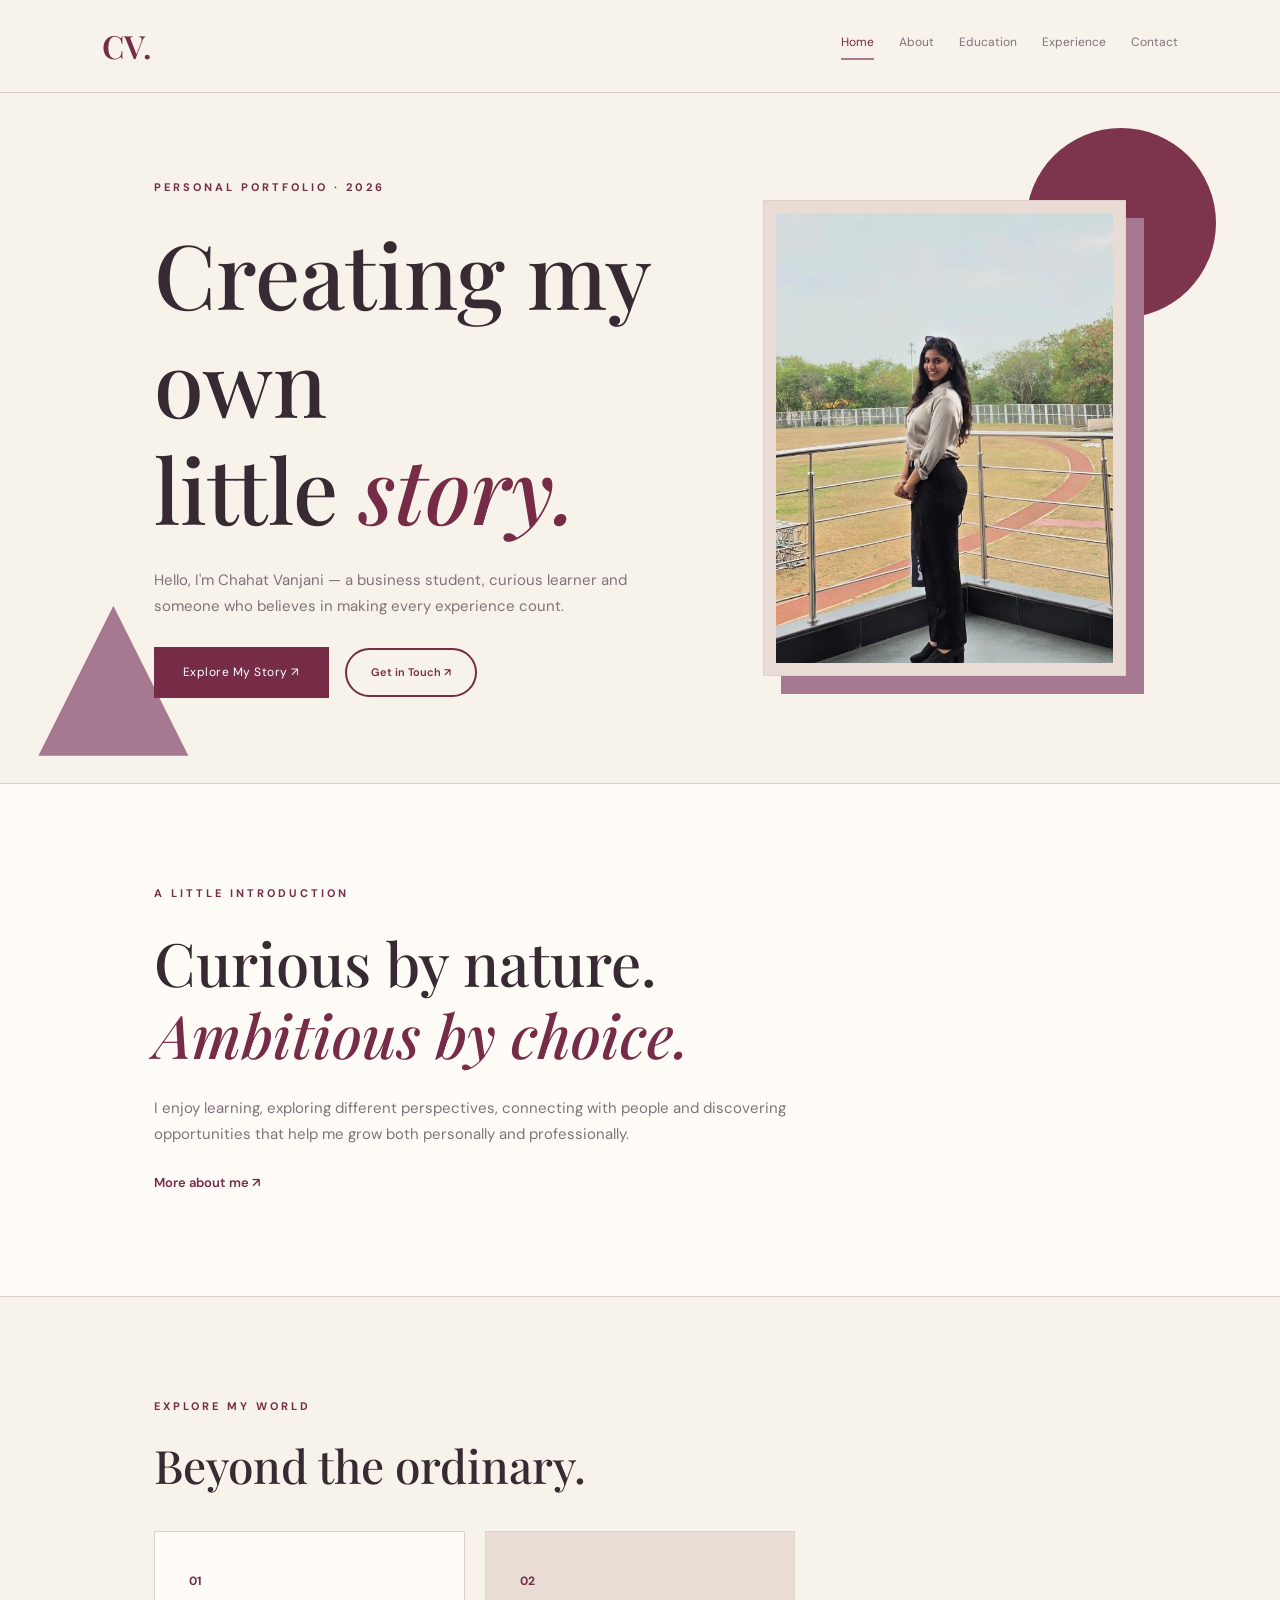
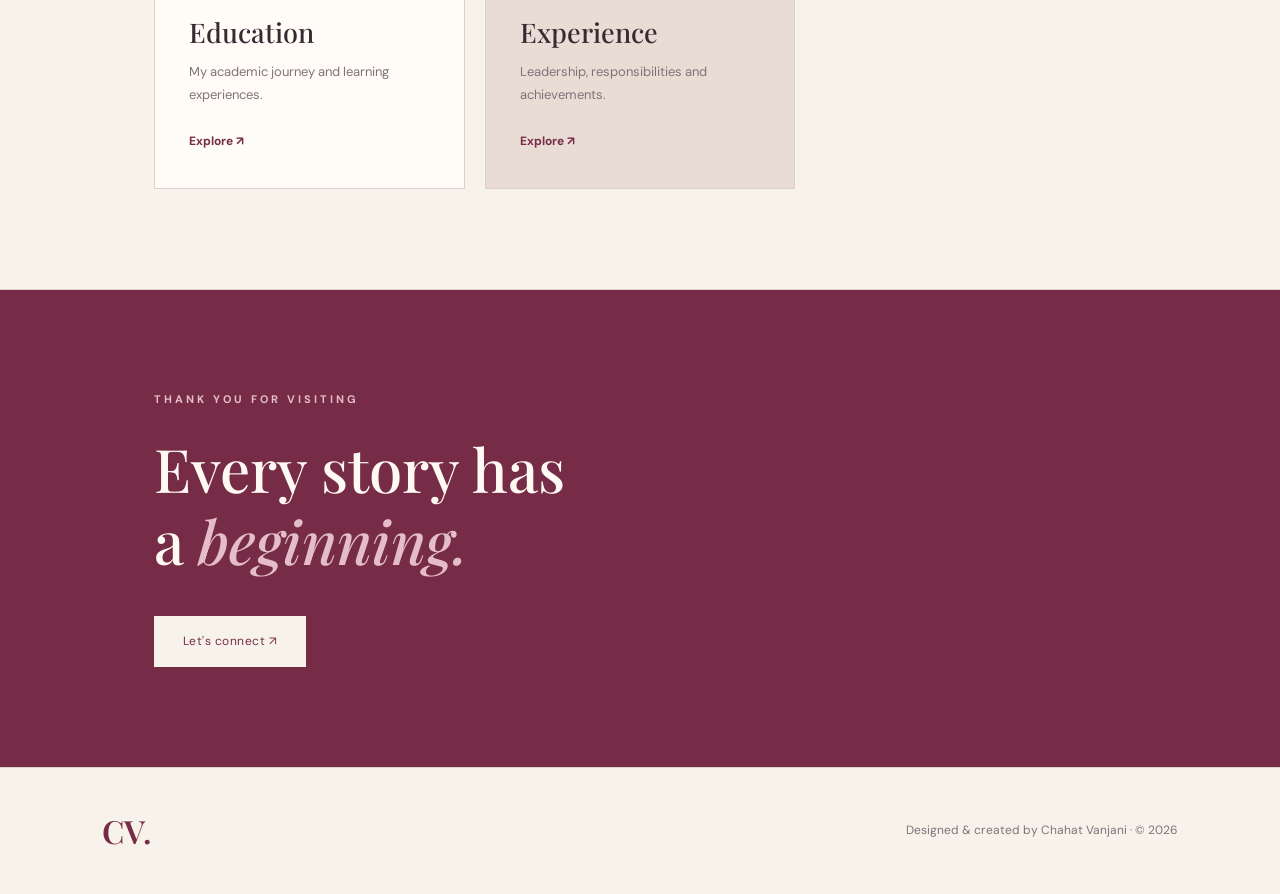
<file: index.html>
<!DOCTYPE html>
<html lang="en">
<head>
  <meta charset="UTF-8">
  <meta name="viewport" content="width=device-width, initial-scale=1.0">
  <title>Chahat Vanjani | Personal Portfolio</title>
  <link rel="stylesheet" href="style.css">
  <script src="script.js" defer></script>
</head>
<body>

<header class="navbar">
  <a href="index.html" class="logo">CV.</a>
  <nav>
    <a href="index.html" class="active">Home</a>
    <a href="about.html">About</a>
    <a href="education.html">Education</a>
    <a href="experience.html">Experience</a>
    <a href="contact.html">Contact</a>
  </nav>
</header>

<main>
  <section class="hero">
    <div class="hero-content">
      <p class="eyebrow">PERSONAL PORTFOLIO · 2026</p>
      <h1>Creating my own<br>little <em>story.</em></h1>
      <p class="intro">
        Hello, I'm Chahat Vanjani — a business student,
        curious learner and someone who believes in
        making every experience count.
      </p>
      <div class="hero-actions">
  <a href="about.html" class="primary-btn">Explore My Story ↗</a>
  <a href="contact.html" class="secondary-btn">Get in Touch ↗</a>
</div>
    </div>

    <div class="hero-image">
      <img src="profile.jpg" alt="Chahat Vanjani">
    </div>
  </section>

  <section class="welcome">
    <p class="eyebrow">A LITTLE INTRODUCTION</p>
    <h2>Curious by nature.<br><em>Ambitious by choice.</em></h2>
    <p>
      I enjoy learning, exploring different perspectives,
      connecting with people and discovering opportunities
      that help me grow both personally and professionally.
    </p>
    <a href="about.html" class="text-link">More about me ↗</a>
  </section>

  <section class="highlights">
    <p class="eyebrow">EXPLORE MY WORLD</p>
    <h2>Beyond the ordinary.</h2>

    <div class="highlight-grid">
      <a href="education.html" class="highlight-card">
        <span>01</span>
        <h3>Education</h3>
        <p>My academic journey and learning experiences.</p>
        <b>Explore ↗</b>
      </a>

      <a href="experience.html" class="highlight-card">
        <span>02</span>
        <h3>Experience</h3>
        <p>Leadership, responsibilities and achievements.</p>
        <b>Explore ↗</b>
      </a>
      
    </div>
  </section>

  <section class="closing">
    <p class="eyebrow">THANK YOU FOR VISITING</p>
    <h2>Every story has<br>a <em>beginning.</em></h2>
    <a href="contact.html" class="primary-btn">Let's connect ↗</a>
  </section>
</main>

<footer>
  <a href="index.html" class="logo">CV.</a>
  <p>Designed & created by Chahat Vanjani · © 2026</p>
</footer>

</body>
</html>
</file>
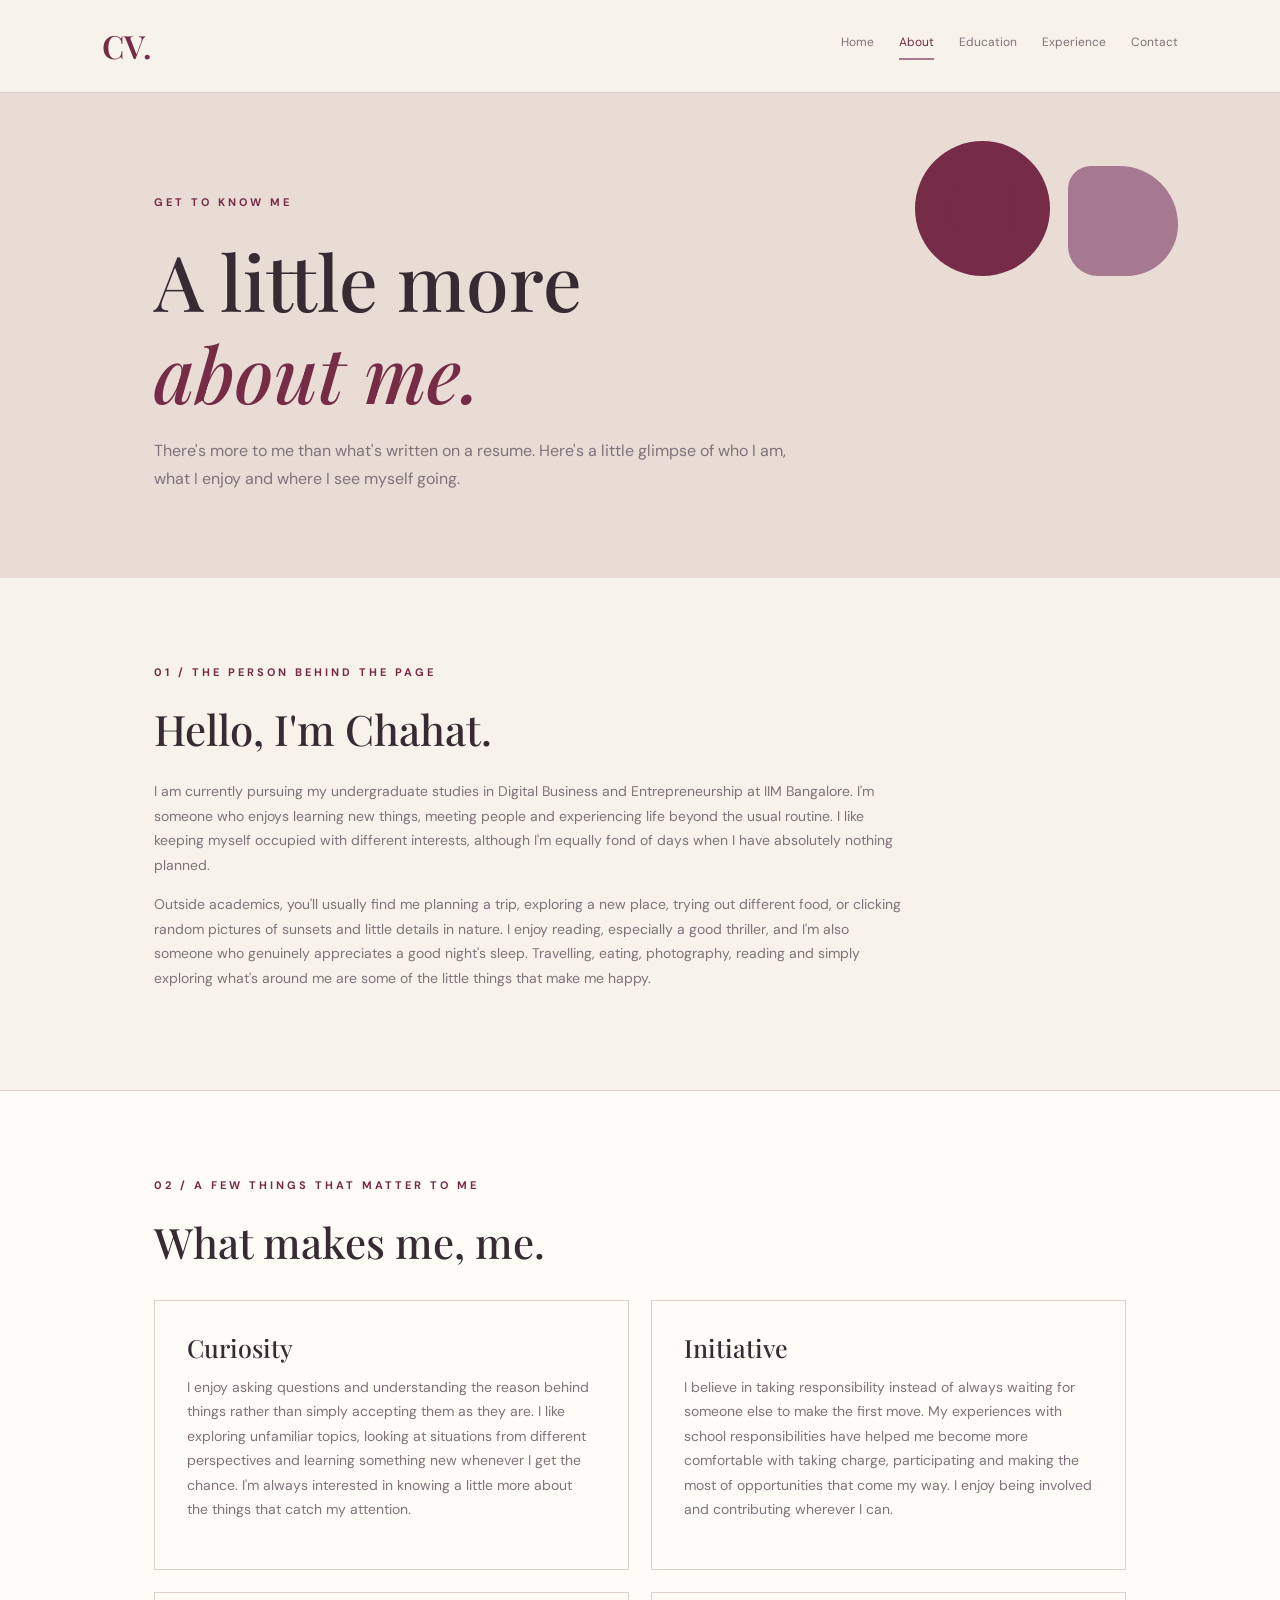
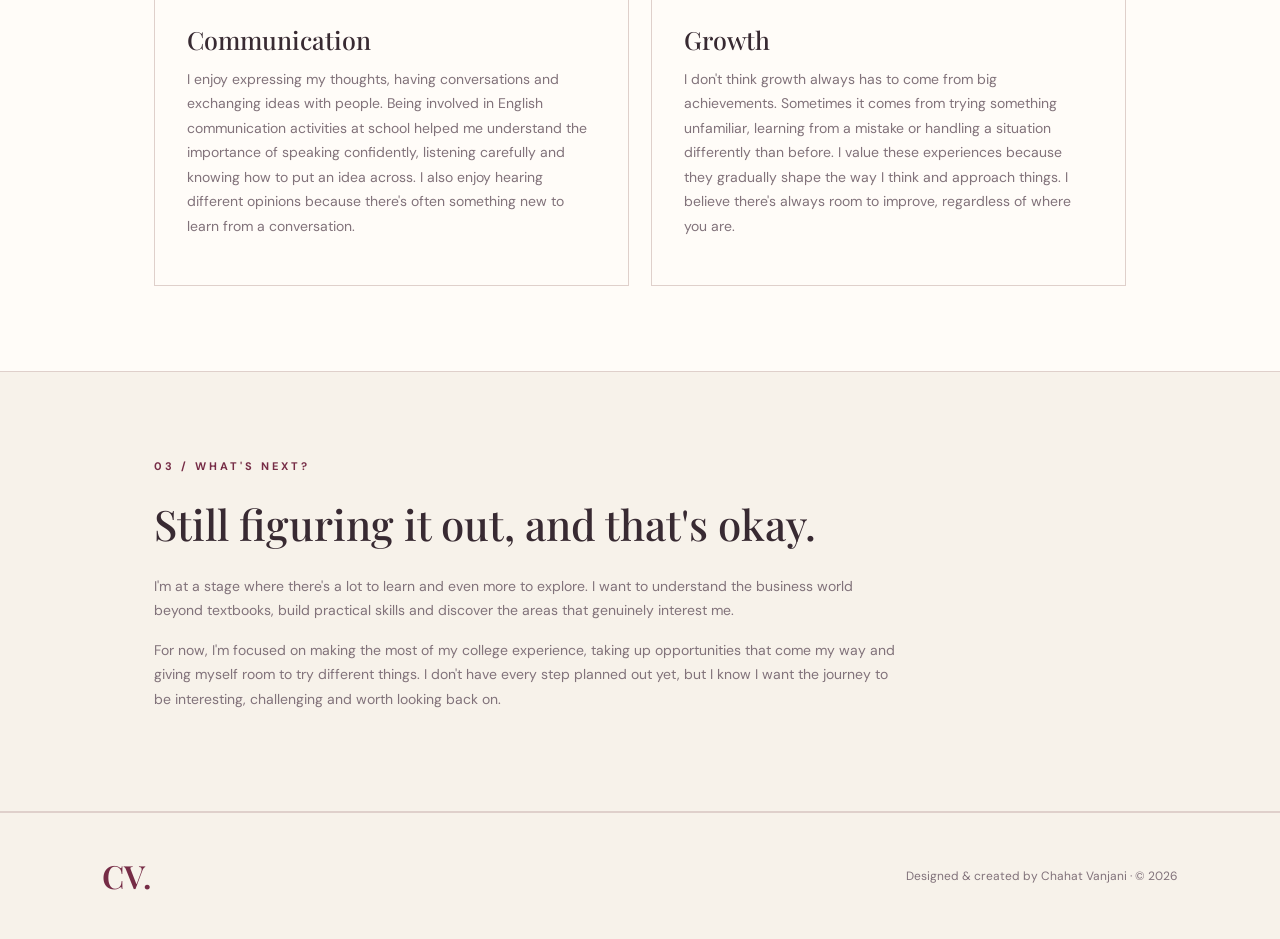
<file: about.html>
<!DOCTYPE html>
<html lang="en">
<head>
<meta charset="UTF-8">
<meta name="viewport" content="width=device-width, initial-scale=1.0">
<title>About Me | Chahat Vanjani</title>
<link rel="stylesheet" href="style.css">
<script src="script.js" defer></script>
</head>
<body>

<header class="navbar">
<a href="index.html" class="logo">CV.</a>
<nav>
<a href="index.html">Home</a>
<a href="about.html" class="active">About</a>
<a href="education.html">Education</a>
<a href="experience.html">Experience</a>
<a href="contact.html">Contact</a>
</nav>
</header>

<div class="page-header">
<p class="eyebrow">GET TO KNOW ME</p>
<h1>A little more<br><em>about me.</em></h1>
<p>There's more to me than what's written on a resume. Here's a little glimpse of who I am, what I enjoy and where I see myself going.</p>
</div>

<section class="content-section">
<p class="eyebrow">01 / THE PERSON BEHIND THE PAGE</p>
<h2>Hello, I'm Chahat.</h2>

<p>
I am currently pursuing my undergraduate
studies in Digital Business and Entrepreneurship at
IIM Bangalore. I'm someone who enjoys learning new
things, meeting people and experiencing life beyond
the usual routine. I like keeping myself occupied with
different interests, although I'm equally fond of days
when I have absolutely nothing planned.
</p>

<p>
Outside academics, you'll usually find me planning a
trip, exploring a new place, trying out different food,
or clicking random pictures of sunsets and little
details in nature. I enjoy reading, especially a good
thriller, and I'm also someone who genuinely appreciates
a good night's sleep. Travelling, eating, photography,
reading and simply exploring what's around me are
some of the little things that make me happy.
</p>
</section>

<section class="content-section">
<p class="eyebrow">02 / A FEW THINGS THAT MATTER TO ME</p>
<h2>What makes me, me.</h2>

<div class="content-grid">

<div class="content-card">
<h3>Curiosity</h3>
<p>
I enjoy asking questions and understanding the
reason behind things rather than simply accepting
them as they are. I like exploring unfamiliar topics,
looking at situations from different perspectives
and learning something new whenever I get the chance.
I'm always interested in knowing a little more about
the things that catch my attention.
</p>
</div>

<div class="content-card">
<h3>Initiative</h3>
<p>
I believe in taking responsibility instead of always
waiting for someone else to make the first move.
My experiences with school responsibilities have
helped me become more comfortable with taking
charge, participating and making the most of
opportunities that come my way. I enjoy being involved
and contributing wherever I can.
</p>
</div>

<div class="content-card">
<h3>Communication</h3>
<p>
I enjoy expressing my thoughts, having conversations
and exchanging ideas with people. Being involved in
English communication activities at school helped me
understand the importance of speaking confidently,
listening carefully and knowing how to put an idea across.
I also enjoy hearing different opinions because there's
often something new to learn from a conversation.
</p>
</div>

<div class="content-card">
<h3>Growth</h3>
<p>
I don't think growth always has to come from big
achievements. Sometimes it comes from trying
something unfamiliar, learning from a mistake or
handling a situation differently than before. I value
these experiences because they gradually shape
the way I think and approach things. I believe there's
always room to improve, regardless of where you are.
</p>
</div>

</div>
</section>

<section class="content-section">
<p class="eyebrow">03 / WHAT'S NEXT?</p>
<h2>Still figuring it out, and that's okay.</h2>

<p>
I'm at a stage where there's a lot to learn and even
more to explore. I want to understand the business
world beyond textbooks, build practical skills and
discover the areas that genuinely interest me.
</p>

<p>
For now, I'm focused on making the most of my college
experience, taking up opportunities that come my way
and giving myself room to try different things. I don't
have every step planned out yet, but I know I want the
journey to be interesting, challenging and worth
looking back on.
</p>
</section>

<footer>
<a href="index.html" class="logo">CV.</a>
<p>Designed & created by Chahat Vanjani · © 2026</p>
</footer>

</body>
</html>
</file>
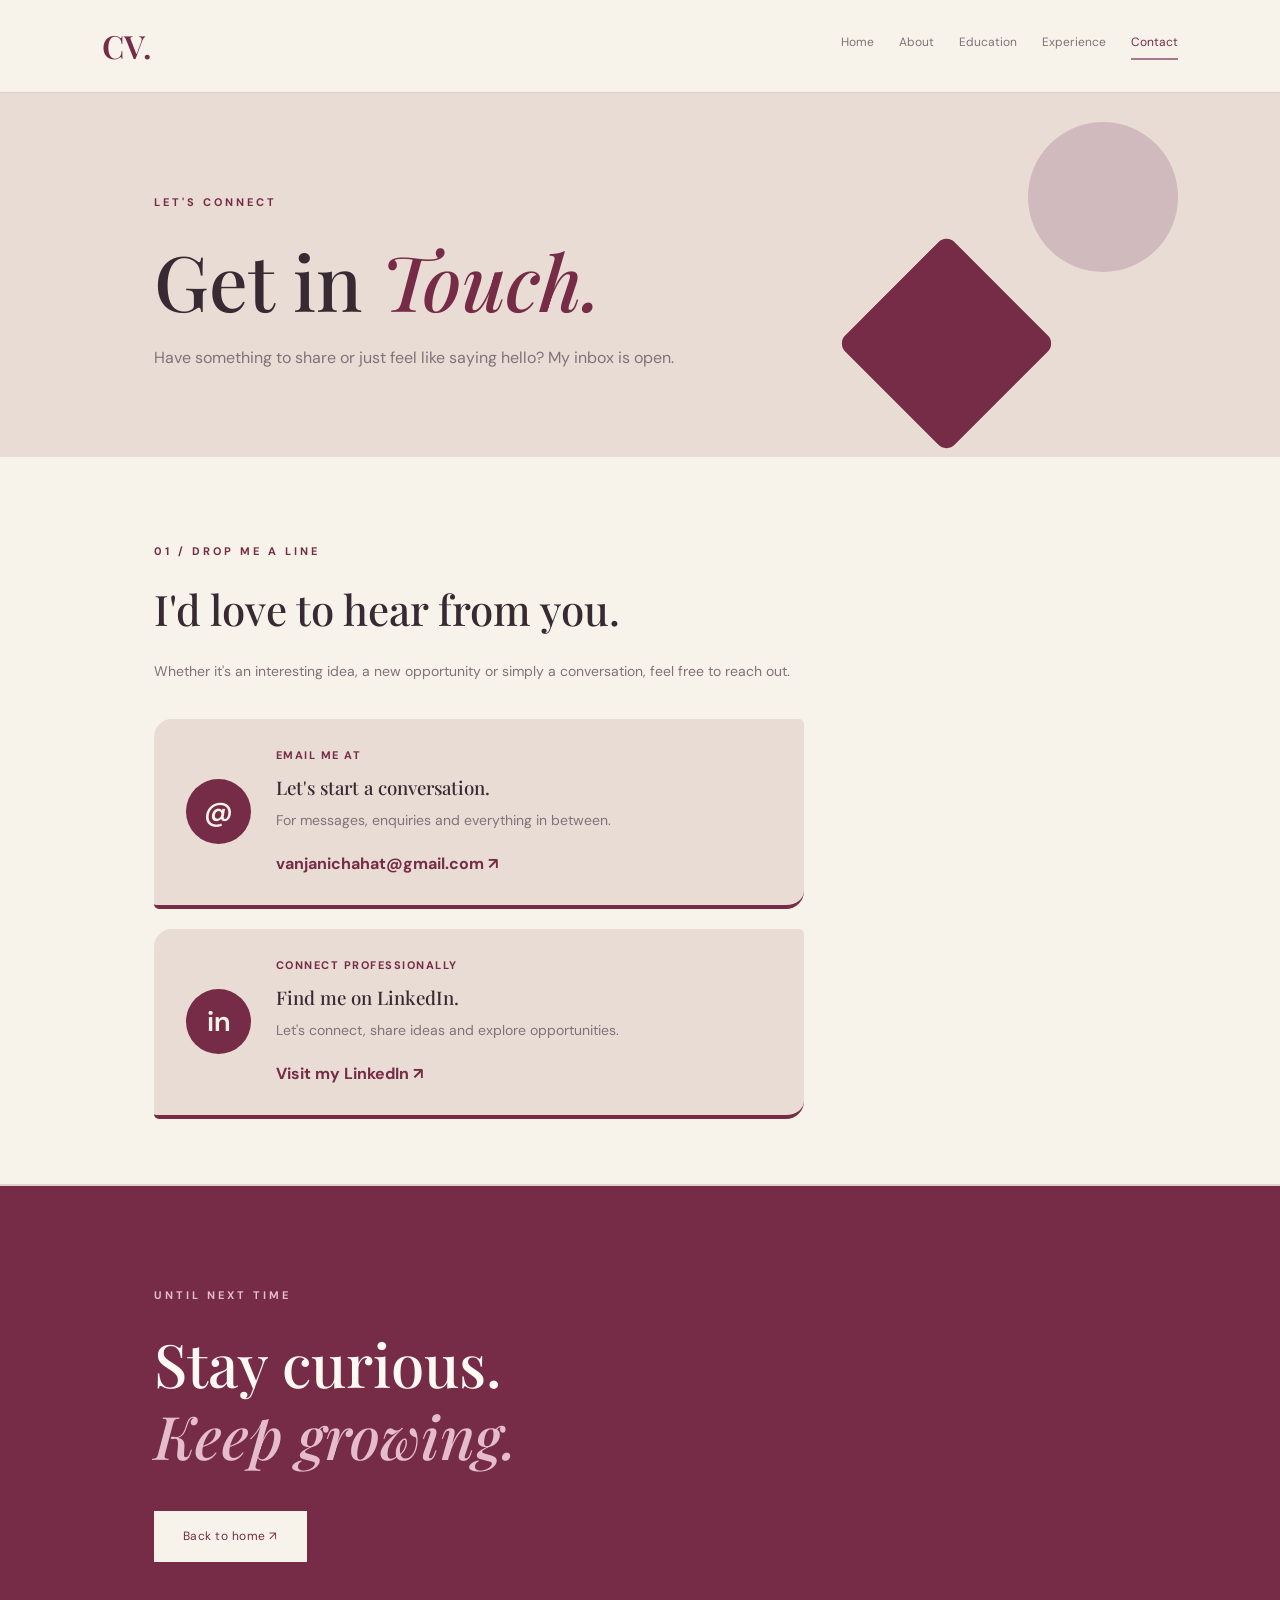
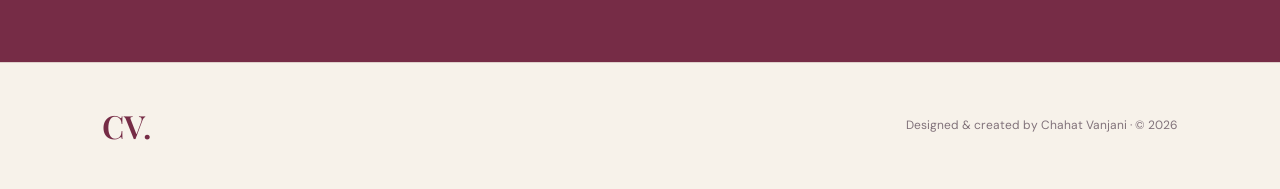
<file: contact.html>
<!DOCTYPE html>
<html lang="en">
<head>
<meta charset="UTF-8">
<meta name="viewport" content="width=device-width, initial-scale=1.0">
<title>Contact | Chahat Vanjani</title>
<link rel="stylesheet" href="style.css">
<script src="script.js" defer></script>
</head>
<body class="contact-page">

<header class="navbar">
<a href="index.html" class="logo">CV.</a>
<nav>
<a href="index.html">Home</a>
<a href="about.html">About</a>
<a href="education.html">Education</a>
<a href="experience.html">Experience</a>
<a href="contact.html" class="active">Contact</a>
</nav>
</header>

<div class="page-header">
<p class="eyebrow">LET'S CONNECT</p>
<h1>Get in <em>Touch.</em></h1>
<p>Have something to share or just feel like saying hello? My inbox is open.</p>
</div>

<section class="content-section contact-main">
<p class="eyebrow">01 / DROP ME A LINE</p>
<h2>I'd love to hear from you.</h2>

<p class="contact-intro">
Whether it's an interesting idea, a new opportunity
or simply a conversation, feel free to reach out.
</p>

<div class="contact-details">

    <div class="contact-card">
        <span class="contact-symbol">@</span>
        <div>
            <span class="date">EMAIL ME AT</span>
            <h3>Let's start a conversation.</h3>
            <p>For messages, enquiries and everything in between.</p>
            <a href="mailto:vanjanichahat@gmail.com">
                vanjanichahat@gmail.com ↗
            </a>
        </div>
    </div>

    <div class="contact-card">
        <span class="contact-symbol">in</span>
        <div>
            <span class="date">CONNECT PROFESSIONALLY</span>
            <h3>Find me on LinkedIn.</h3>
            <p>Let's connect, share ideas and explore opportunities.</p>
            <a href="https://www.linkedin.com/in/chahat-vanjani-79059640b/" target="_blank" rel="noopener noreferrer">
                Visit my LinkedIn ↗
            </a>
        </div>
    </div>

</div>
  

</section>

<section class="closing">
<p class="eyebrow">UNTIL NEXT TIME</p>
<h2>Stay curious.<br><em>Keep growing.</em></h2>
<a href="index.html" class="primary-btn">Back to home ↗</a>
</section>

<footer>
<a href="index.html" class="logo">CV.</a>
<p>Designed & created by Chahat Vanjani · © 2026</p>
</footer>

</body>
</html>
</file>
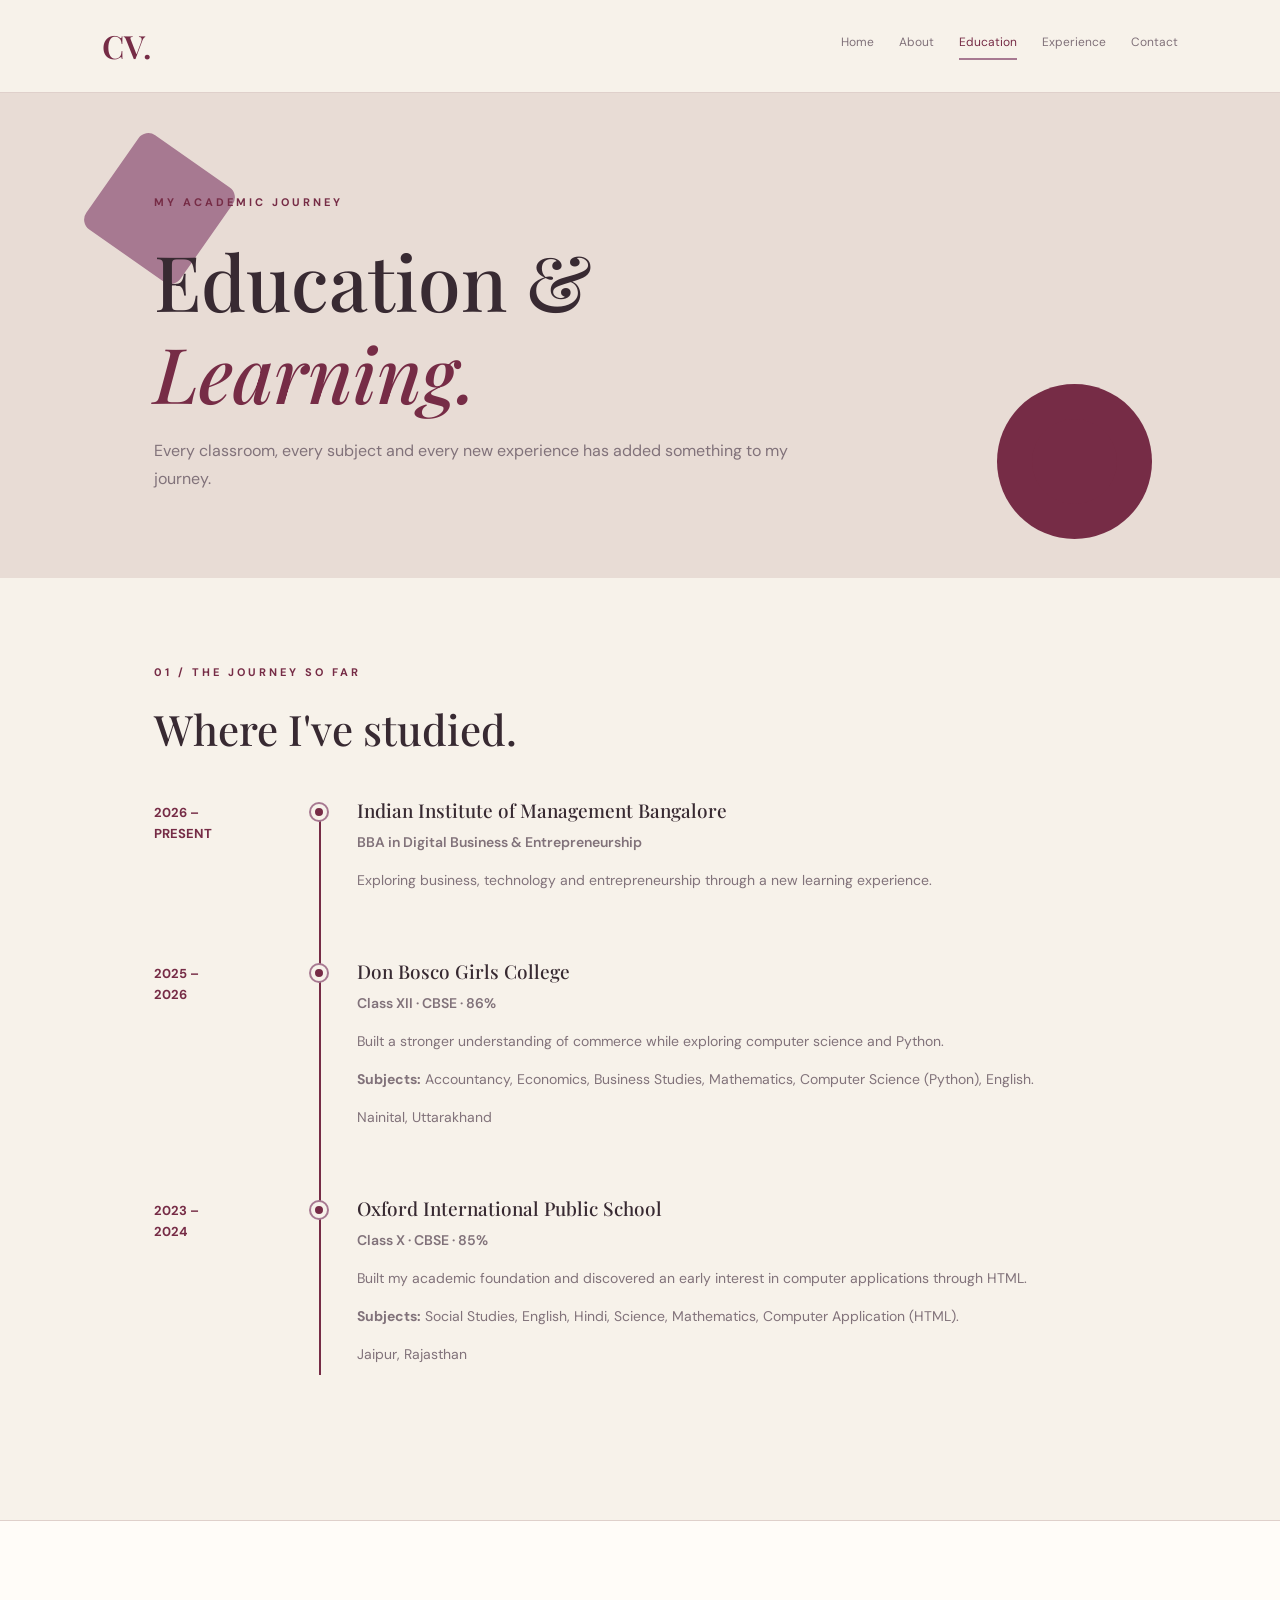
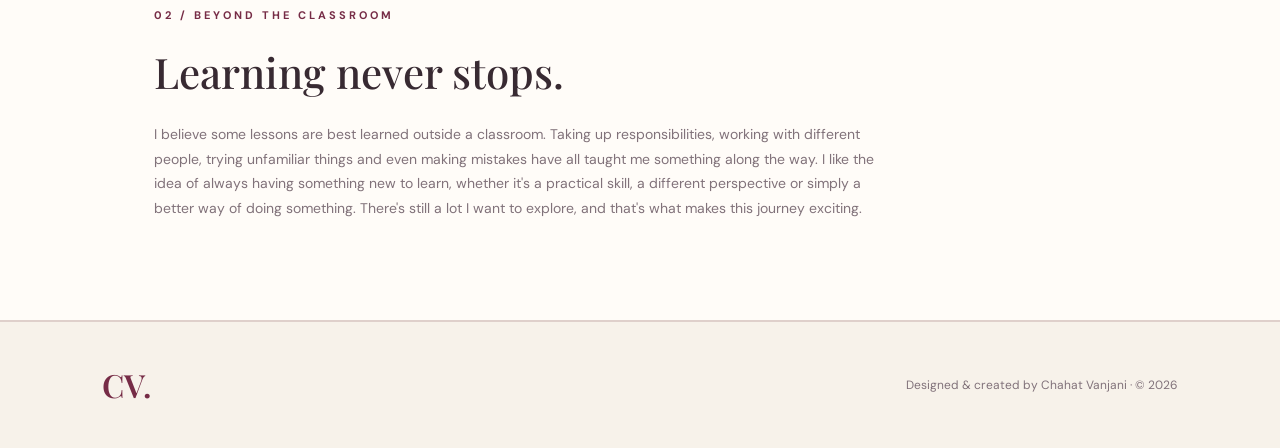
<file: education.html>
<!DOCTYPE html>
<html lang="en">
<head>
<meta charset="UTF-8">
<meta name="viewport" content="width=device-width, initial-scale=1.0">
<title>Education | Chahat Vanjani</title>
<link rel="stylesheet" href="style.css">
<script src="script.js" defer></script>
</head>
<body class="education-page">

<header class="navbar">
<a href="index.html" class="logo">CV.</a>
<nav>
<a href="index.html">Home</a>
<a href="about.html">About</a>
<a href="education.html" class="active">Education</a>
<a href="experience.html">Experience</a>
<a href="contact.html">Contact</a>
</nav>
</header>

<div class="page-header">
<p class="eyebrow">MY ACADEMIC JOURNEY</p>
<h1>Education &<br><em>Learning.</em></h1>
<p>Every classroom, every subject and every new experience has added something to my journey.</p>
</div>

<section class="content-section">
<p class="eyebrow">01 / THE JOURNEY SO FAR</p>
<h2>Where I've studied.</h2>

<div class="education-timeline">

<div class="timeline-item">
<div class="timeline-year">2026 –<br>PRESENT</div>
<div class="timeline-dot"></div>
<div class="timeline-content">
<h3>Indian Institute of Management Bangalore</h3>
<p class="qualification">BBA in Digital Business & Entrepreneurship</p>
<p class="timeline-description">Exploring business, technology and entrepreneurship through a new learning experience.</p>
</div>
</div>

<div class="timeline-item">
<div class="timeline-year">2025 –<br>2026</div>
<div class="timeline-dot"></div>
<div class="timeline-content">
<h3>Don Bosco Girls College</h3>
<p class="qualification">Class XII · CBSE · 86%</p>
<p class="timeline-description">Built a stronger understanding of commerce while exploring computer science and Python.</p>
<p class="subject-line"><strong>Subjects:</strong> Accountancy, Economics, Business Studies, Mathematics, Computer Science (Python), English.</p>
<p class="school-location">Nainital, Uttarakhand</p>
</div>
</div>

<div class="timeline-item">
<div class="timeline-year">2023 –<br>2024</div>
<div class="timeline-dot"></div>
<div class="timeline-content">
<h3>Oxford International Public School</h3>
<p class="qualification">Class X · CBSE · 85%</p>
<p class="timeline-description">Built my academic foundation and discovered an early interest in computer applications through HTML.</p>
<p class="subject-line"><strong>Subjects:</strong> Social Studies, English, Hindi, Science, Mathematics, Computer Application (HTML).</p>
<p class="school-location">Jaipur, Rajasthan</p>
</div>
</div>

</div>
</section>

<section class="content-section">
<p class="eyebrow">02 / BEYOND THE CLASSROOM</p>
<h2>Learning never stops.</h2>
<p>
I believe some lessons are best learned outside a classroom.
Taking up responsibilities, working with different people,
trying unfamiliar things and even making mistakes have all
taught me something along the way. I like the idea of always
having something new to learn, whether it's a practical skill,
a different perspective or simply a better way of doing
something. There's still a lot I want to explore, and that's
what makes this journey exciting.
</p>
</section>

<footer>
<a href="index.html" class="logo">CV.</a>
<p>Designed & created by Chahat Vanjani · © 2026</p>
</footer>

</body>
</html>
</file>
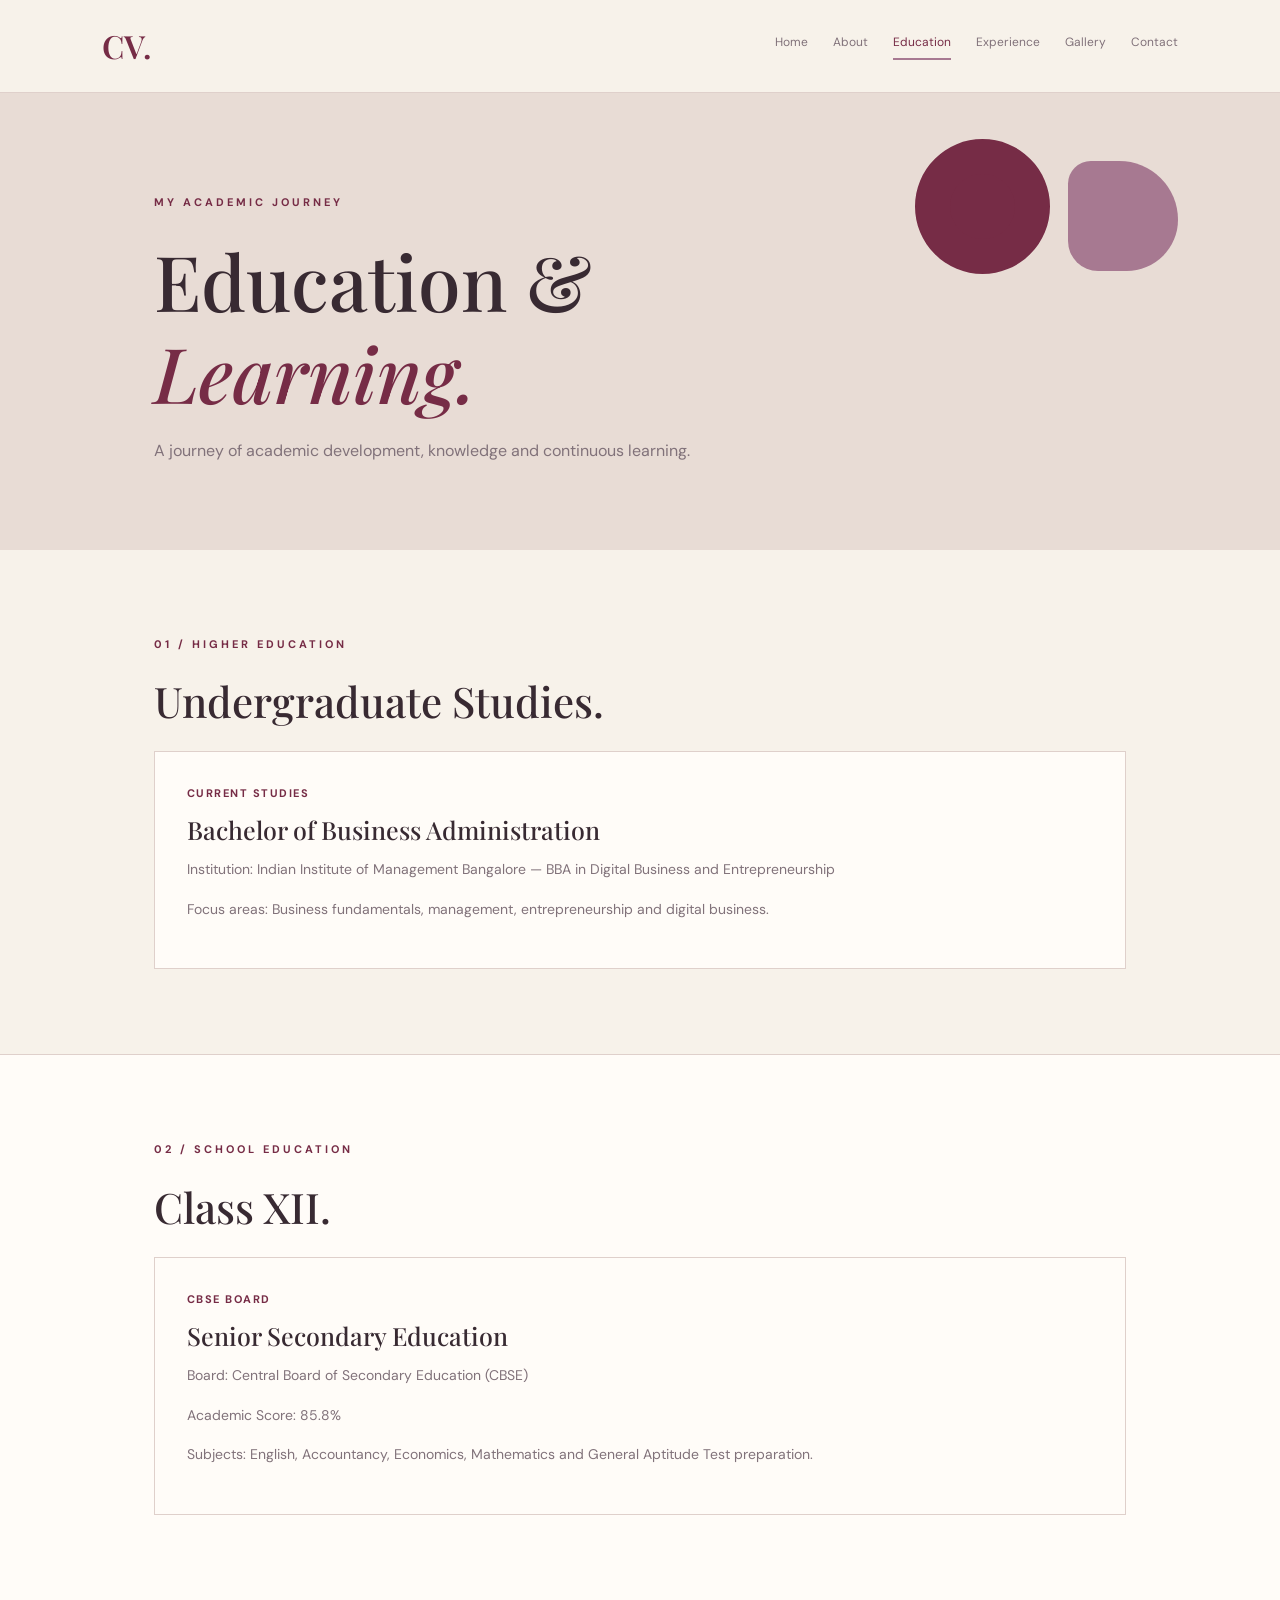
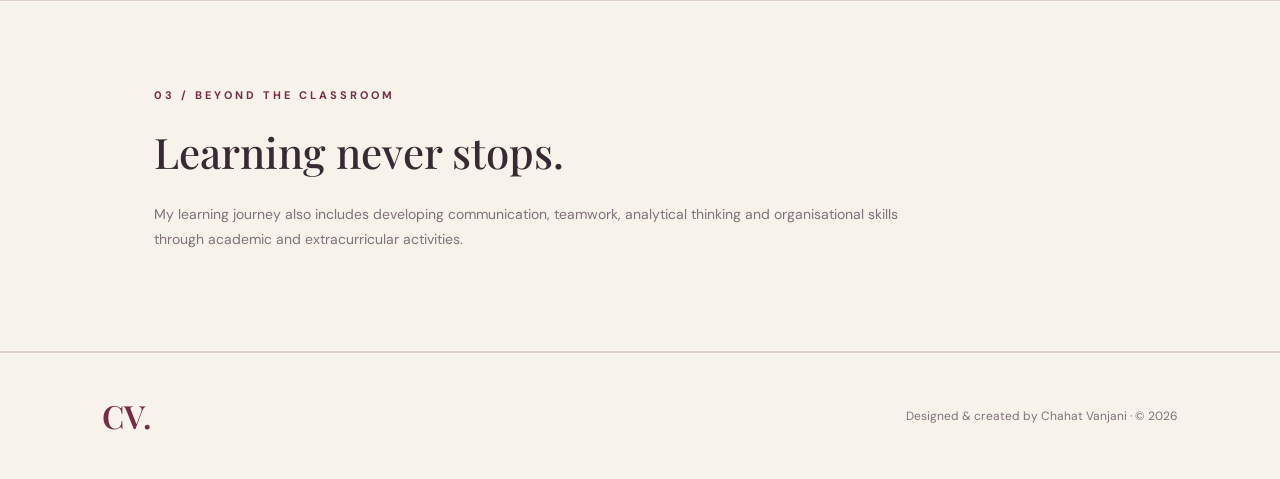
<file: educational.html>
<!DOCTYPE html>
<html lang="en">
<head>
<meta charset="UTF-8">
<meta name="viewport" content="width=device-width, initial-scale=1.0">
<title>Education | Chahat Vanjani</title>
<link rel="stylesheet" href="style.css">
<script src="script.js" defer></script>
</head>
<body>

<header class="navbar">
<a href="index.html" class="logo">CV.</a>
<nav>
<a href="index.html">Home</a>
<a href="about.html">About</a>
<a href="education.html" class="active">Education</a>
<a href="experience.html">Experience</a>
<a href="gallery.html">Gallery</a>
<a href="contact.html">Contact</a>
</nav>
</header>

<div class="page-header">
<p class="eyebrow">MY ACADEMIC JOURNEY</p>
<h1>Education &<br><em>Learning.</em></h1>
<p>A journey of academic development, knowledge and continuous learning.</p>
</div>

<section class="content-section">
<p class="eyebrow">01 / HIGHER EDUCATION</p>
<h2>Undergraduate Studies.</h2>
<div class="content-card">
<span class="date">CURRENT STUDIES</span>
<h3>Bachelor of Business Administration</h3>
<p>Institution: Indian Institute of Management Bangalore — BBA in Digital Business and Entrepreneurship</p>
<p>Focus areas: Business fundamentals, management, entrepreneurship and digital business.</p>
</div>
</section>

<section class="content-section">
<p class="eyebrow">02 / SCHOOL EDUCATION</p>
<h2>Class XII.</h2>
<div class="content-card">
<span class="date">CBSE BOARD</span>
<h3>Senior Secondary Education</h3>
<p>Board: Central Board of Secondary Education (CBSE)</p>
<p>Academic Score: 85.8%</p>
<p>Subjects: English, Accountancy, Economics, Mathematics and General Aptitude Test preparation.</p>
</div>
</section>

<section class="content-section">
<p class="eyebrow">03 / BEYOND THE CLASSROOM</p>
<h2>Learning never stops.</h2>
<p>
My learning journey also includes developing communication,
teamwork, analytical thinking and organisational skills
through academic and extracurricular activities.
</p>
</section>

<footer>
<a href="index.html" class="logo">CV.</a>
<p>Designed & created by Chahat Vanjani · © 2026</p>
</footer>

</body>
</html>
</file>
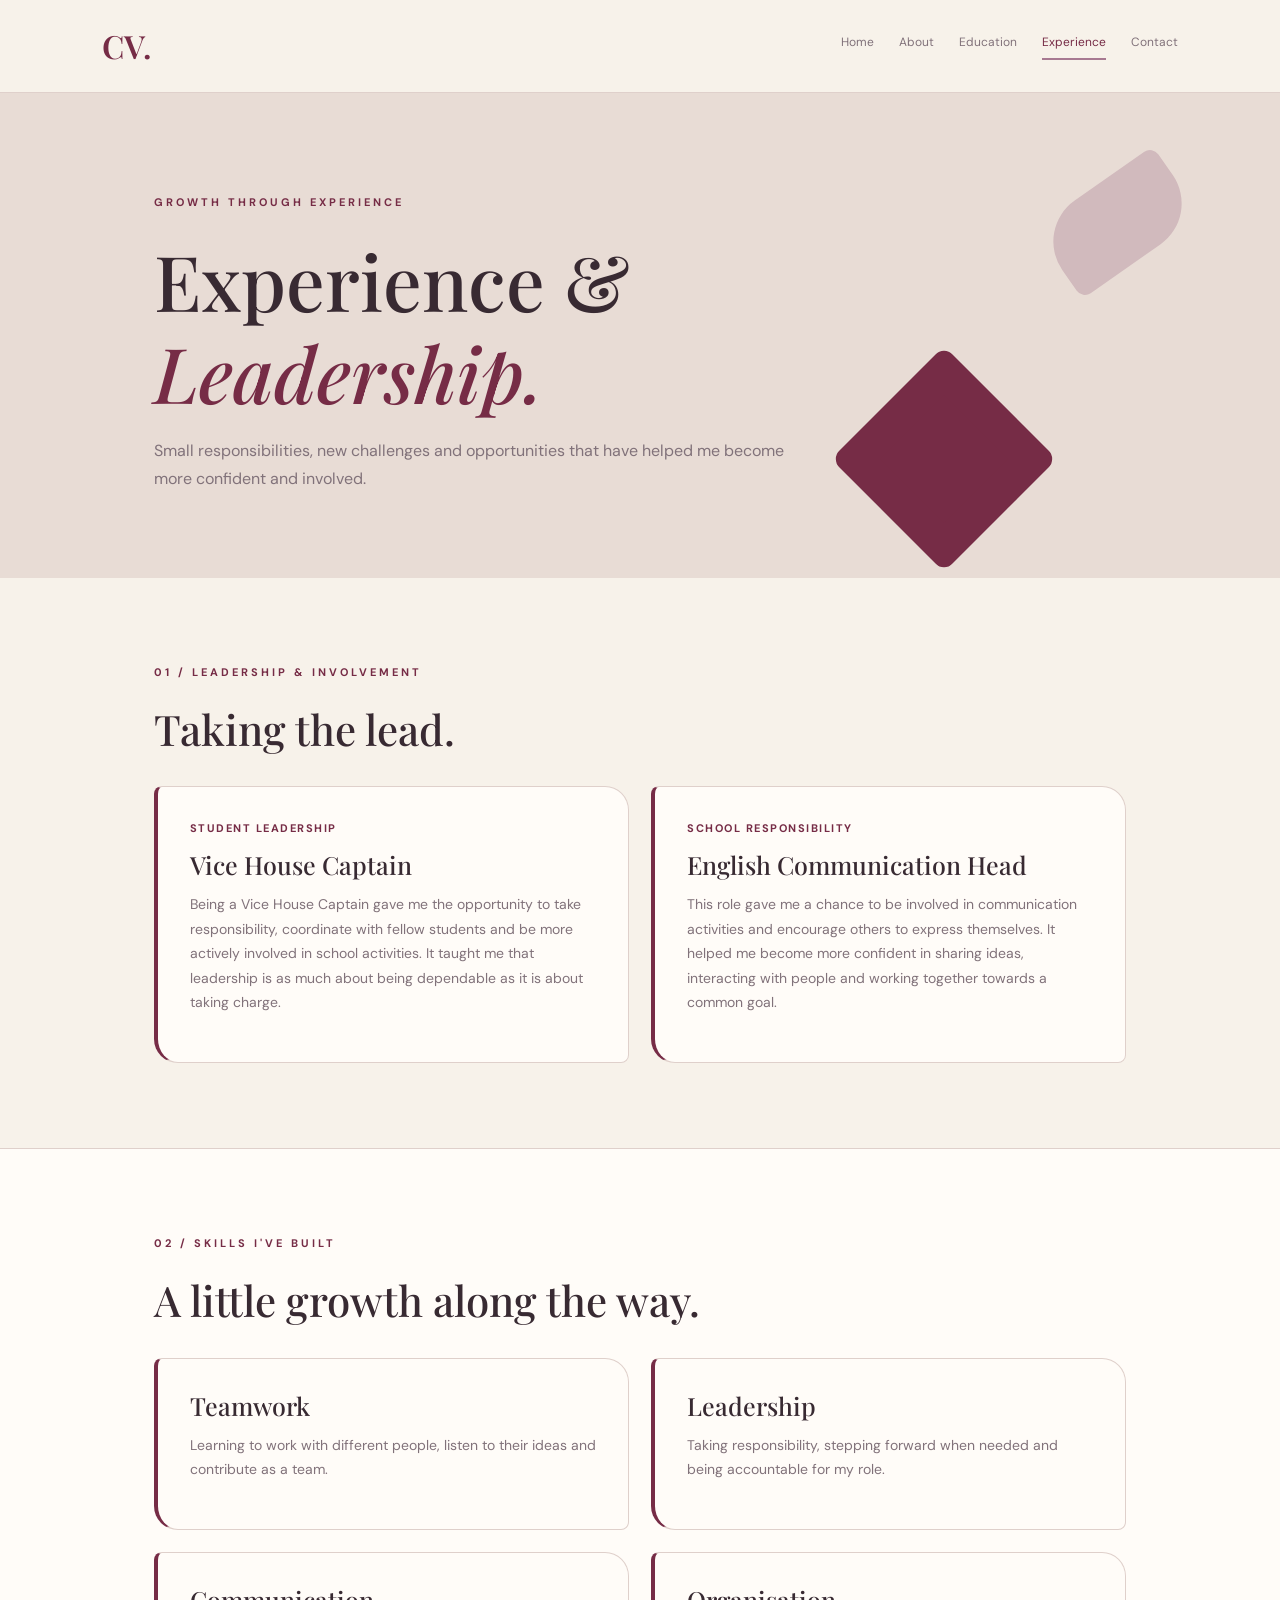
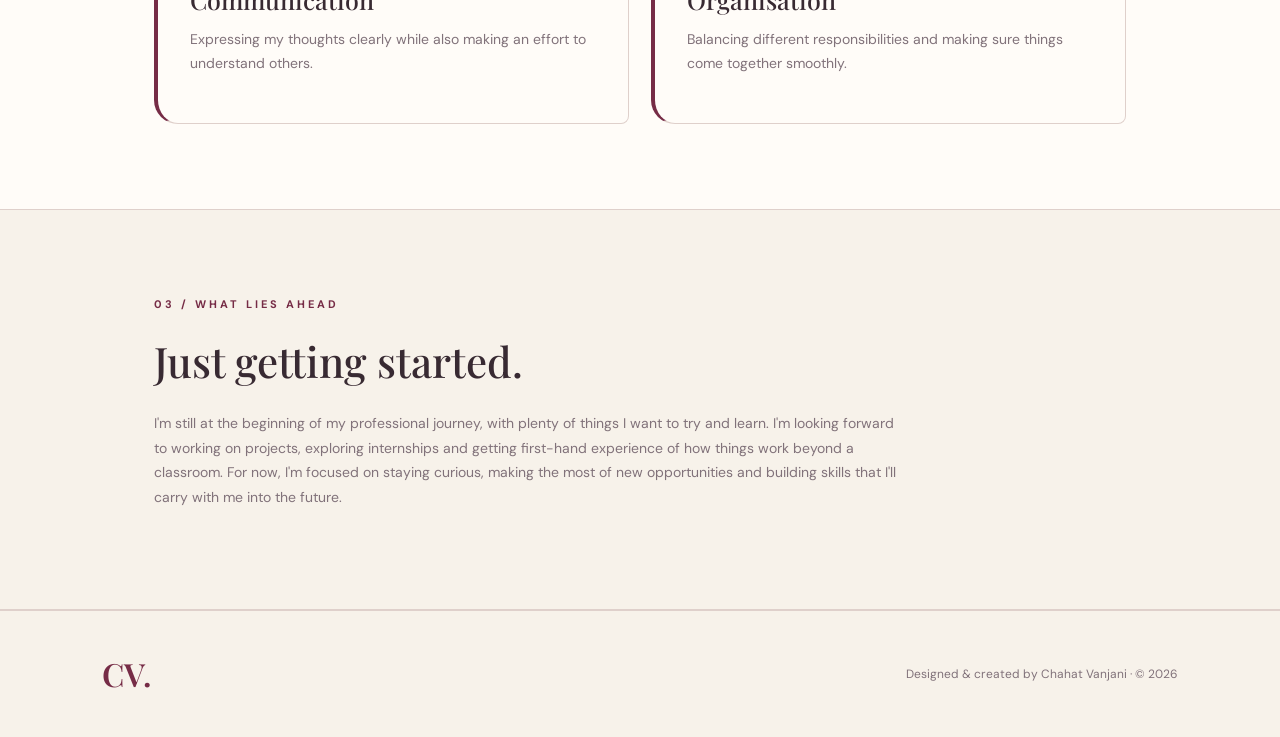
<file: experience.html>
<!DOCTYPE html>
<html lang="en">
<head>
<meta charset="UTF-8">
<meta name="viewport" content="width=device-width, initial-scale=1.0">
<title>Experience | Chahat Vanjani</title>
<link rel="stylesheet" href="style.css">
<script src="script.js" defer></script>
</head>
<body class="experience-page">

<header class="navbar">
<a href="index.html" class="logo">CV.</a>
<nav>
<a href="index.html">Home</a>
<a href="about.html">About</a>
<a href="education.html">Education</a>
<a href="experience.html" class="active">Experience</a>
<a href="contact.html">Contact</a>
</nav>
</header>

<div class="page-header">
<p class="eyebrow">GROWTH THROUGH EXPERIENCE</p>
<h1>Experience &<br><em>Leadership.</em></h1>
<p>Small responsibilities, new challenges and opportunities that have helped me become more confident and involved.</p>
</div>

<section class="content-section">
<p class="eyebrow">01 / LEADERSHIP & INVOLVEMENT</p>
<h2>Taking the lead.</h2>

<div class="content-grid">

<div class="content-card">
<span class="date">STUDENT LEADERSHIP</span>
<h3>Vice House Captain</h3>
<p>
Being a Vice House Captain gave me the opportunity to take
responsibility, coordinate with fellow students and be more
actively involved in school activities. It taught me that
leadership is as much about being dependable as it is about
taking charge.
</p>
</div>

<div class="content-card">
<span class="date">SCHOOL RESPONSIBILITY</span>
<h3>English Communication Head</h3>
<p>
This role gave me a chance to be involved in communication
activities and encourage others to express themselves.
It helped me become more confident in sharing ideas,
interacting with people and working together towards
a common goal.
</p>
</div>

</div>
</section>

<section class="content-section">
<p class="eyebrow">02 / SKILLS I'VE BUILT</p>
<h2>A little growth along the way.</h2>

<div class="content-grid">

<div class="content-card">
<h3>Teamwork</h3>
<p>Learning to work with different people, listen to their ideas and contribute as a team.</p>
</div>

<div class="content-card">
<h3>Leadership</h3>
<p>Taking responsibility, stepping forward when needed and being accountable for my role.</p>
</div>

<div class="content-card">
<h3>Communication</h3>
<p>Expressing my thoughts clearly while also making an effort to understand others.</p>
</div>

<div class="content-card">
<h3>Organisation</h3>
<p>Balancing different responsibilities and making sure things come together smoothly.</p>
</div>

</div>
</section>

<section class="content-section">
<p class="eyebrow">03 / WHAT LIES AHEAD</p>
<h2>Just getting started.</h2>
<p>
I'm still at the beginning of my professional journey, with
plenty of things I want to try and learn. I'm looking forward
to working on projects, exploring internships and getting
first-hand experience of how things work beyond a classroom.
For now, I'm focused on staying curious, making the most of
new opportunities and building skills that I'll carry with me
into the future.
</p>
</section>

<footer>
<a href="index.html" class="logo">CV.</a>
<p>Designed & created by Chahat Vanjani · © 2026</p>
</footer>

</body>
</html>
</file>
<file: style.css>
@import url('https://fonts.googleapis.com/css2?family=DM+Sans:wght@400;500;600;700&family=Playfair+Display:ital,wght@0,500;0,600;1,500&display=swap');

:root {
  --bg: #F7F2EA;
  --surface: #E8DCD5;
  --card: #FFFCF8;
  --text: #382A32;
  --muted: #81727A;
  --accent: #762C46;
  --mauve: #A77991;
  --border: #DFD0CB;
}

* {
  margin: 0;
  padding: 0;
  box-sizing: border-box;
  scroll-behavior: smooth;
}

body {
  background: var(--bg);
  color: var(--text);
  font-family: 'DM Sans', sans-serif;
  line-height: 1.75;
}

a {
  color: inherit;
  text-decoration: none;
}

.navbar {
  min-height: 82px;
  padding: 18px 8%;
  display: flex;
  align-items: center;
  justify-content: space-between;
  gap: 25px;
  background: rgba(247,242,234,.96);
  border-bottom: 1px solid var(--border);
  position: sticky;
  top: 0;
  z-index: 100;
  backdrop-filter: blur(12px);
}

.logo {
  font-family: 'Playfair Display', serif;
  font-size: 32px;
  font-weight: 600;
  color: var(--accent);
}

.navbar nav {
  display: flex;
  flex-wrap: wrap;
  gap: 25px;
}

.navbar nav a {
  font-size: 12px;
  color: var(--muted);
  transition: .3s;
}

.navbar nav a:hover,
.navbar nav a.active {
  color: var(--accent);
}

.navbar nav a.active {
  border-bottom: 2px solid var(--mauve);
  padding-bottom: 5px;
}

.hero {
  min-height: 690px;
  padding: 85px 12%;
  display: grid;
  grid-template-columns: 1.2fr .8fr;
  align-items: center;
  gap: 65px;
  position: relative;
  overflow: hidden;
}

.hero::before {
  content: "";
  position: absolute;
  width: 380px;
  height: 380px;
  background: #E8DCD5;
  border-radius: 50%;
  right: -150px;
  top: -150px;
  z-index: -1;
}

.eyebrow {
  color: var(--accent);
  font-size: 11px;
  font-weight: 700;
  letter-spacing: 3px;
  margin-bottom: 22px;
  text-transform: uppercase;
}

h1, h2, h3 {
  font-family: 'Playfair Display', serif;
  font-weight: 500;
  line-height: 1.2;
}

h1 {
  font-size: clamp(55px, 7vw, 92px);
}

h1 em, h2 em {
  color: var(--accent);
  font-weight: 500;
}

.intro {
  max-width: 480px;
  color: var(--muted);
  margin: 25px 0;
  font-size: 15px;
}

.hero-image {
  position: relative;
  padding: 12px;
  background: var(--surface);
  border: 1px solid var(--border);
  box-shadow: 18px 18px 0 var(--mauve);
}

.hero-image img {
  display: block;
  width: 100%;
  height: 450px;
  object-fit: cover;
  object-position: center;
  background: var(--surface);
}

.image-note {
  display: block;
  text-align: right;
  color: var(--accent);
  font-family: 'Playfair Display', serif;
  font-style: italic;
  font-size: 13px;
  margin-top: 12px;
}

.primary-btn {
  display: inline-block;
  padding: 14px 28px;
  background: var(--accent);
  color: white;
  font-size: 12px;
  letter-spacing: .5px;
  margin-top: 15px;
  transition: .3s;
  border: 1px solid var(--accent);
}

.primary-btn:hover {
  background: var(--mauve);
  border-color: var(--mauve);
  transform: translateY(-3px);
}

.welcome, .highlights, .closing {
  padding: 100px 12%;
  border-top: 1px solid var(--border);
}

.welcome {
  background: var(--card);
}

.welcome h2, .closing h2 {
  font-size: clamp(40px, 5vw, 60px);
  margin-bottom: 25px;
}

.welcome > p:not(.eyebrow) {
  max-width: 650px;
  color: var(--muted);
  font-size: 15px;
}

.text-link {
  display: inline-block;
  color: var(--accent);
  font-size: 13px;
  font-weight: 600;
  margin-top: 25px;
}

.highlights h2 {
  font-size: 46px;
  margin-bottom: 38px;
}

.highlight-grid {
  display: grid;
  grid-template-columns: repeat(3, 1fr);
  gap: 20px;
}

.highlight-card {
  padding: 34px;
  min-height: 250px;
  border: 1px solid var(--border);
  background: var(--card);
  transition: .35s;
  position: relative;
}

.highlight-card:nth-child(2) {
  background: var(--surface);
}

.highlight-card:hover {
  transform: translateY(-7px);
  box-shadow: 0 12px 30px rgba(75, 40, 53, .09);
  border-color: var(--mauve);
}

.highlight-card span {
  color: var(--accent);
  font-size: 12px;
  font-weight: 700;
}

.highlight-card h3 {
  font-size: 27px;
  margin: 22px 0 12px;
}

.highlight-card p {
  color: var(--muted);
  font-size: 13px;
  margin-bottom: 20px;
}

.highlight-card b {
  color: var(--accent);
  font-size: 12px;
}

.closing {
  background: var(--accent);
  color: #FFF9F4;
}

.closing .eyebrow,
.closing h2 em {
  color: #E5BDCA;
}

.closing .primary-btn {
  background: #F7F2EA;
  color: var(--accent);
  border-color: #F7F2EA;
}

.closing .primary-btn:hover {
  background: var(--mauve);
  color: white;
}

footer {
  padding: 35px 8%;
  display: flex;
  justify-content: space-between;
  align-items: center;
  gap: 20px;
  border-top: 1px solid var(--border);
}

footer p {
  color: var(--muted);
  font-size: 12px;
}

/* Inner page headers */

.page-header {
  padding: 100px 12% 85px;
  background: var(--surface);
  position: relative;
  overflow: hidden;
}

.page-header::after {
  content: "";
  position: absolute;
  width: 220px;
  height: 220px;
  border: 35px solid rgba(118,44,70,.09);
  border-radius: 50%;
  right: 8%;
  top: 10%;
}

.page-header h1 {
  font-size: clamp(48px, 6vw, 78px);
}

.page-header p:not(.eyebrow) {
  color: var(--muted);
  max-width: 650px;
  margin-top: 18px;
}

.content-section {
  padding: 85px 12%;
  border-bottom: 1px solid var(--border);
}

.content-section:nth-of-type(even) {
  background: var(--card);
}

.content-section h2 {
  font-size: 42px;
  margin-bottom: 25px;
}

.content-section p:not(.eyebrow) {
  color: var(--muted);
  font-size: 14px;
  max-width: 750px;
  margin-bottom: 15px;
}

.content-grid {
  display: grid;
  grid-template-columns: repeat(2, 1fr);
  gap: 22px;
  margin-top: 32px;
}

.content-card {
  padding: 32px;
  border: 1px solid var(--border);
  background: var(--card);
  transition: .3s;
}

.content-card:hover {
  border-color: var(--mauve);
  transform: translateY(-4px);
  box-shadow: 0 10px 25px rgba(75,40,53,.07);
}

.content-card h3 {
  font-size: 25px;
  margin-bottom: 12px;
}

.content-card p {
  font-size: 13px;
  color: var(--muted);
}

.date {
  color: var(--accent);
  font-size: 11px;
  font-weight: 700;
  letter-spacing: 1.5px;
  margin-bottom: 12px;
  display: block;
}

.skill-list {
  display: flex;
  flex-wrap: wrap;
  gap: 12px;
  margin-top: 20px;
}

.skill-list span {
  border: 1px solid var(--mauve);
  background: #F1E5E9;
  color: var(--accent);
  padding: 10px 19px;
  border-radius: 30px;
  font-size: 12px;
}

.gallery-grid {
  display: grid;
  grid-template-columns: repeat(3, 1fr);
  gap: 15px;
}

.gallery-grid img {
  width: 100%;
  height: 280px;
  object-fit: cover;
  background: var(--surface);
}

.contact-details {
  display: grid;
  grid-template-columns: repeat(2, 1fr);
  gap: 20px;
  margin-top: 30px;
}

.contact-details a {
  color: var(--accent);
  font-weight: 600;
  overflow-wrap: anywhere;
}

.reveal {
  opacity: 0;
  transform: translateY(20px);
  transition: opacity .7s ease, transform .7s ease;
}

.reveal.visible {
  opacity: 1;
  transform: translateY(0);
}

@media (max-width: 850px) {
  .navbar {
    flex-direction: column;
  }

  .navbar nav {
    justify-content: center;
    gap: 15px;
  }

  .hero {
    grid-template-columns: 1fr;
    padding: 65px 8%;
    gap: 45px;
  }

  .hero-image {
    max-width: 450px;
  }

  .highlight-grid, .content-grid {
    grid-template-columns: 1fr 1fr;
  }
}

@media (max-width: 550px) {
  .highlight-grid, .content-grid,
  .gallery-grid, .contact-details {
    grid-template-columns: 1fr;
  }

  .welcome, .highlights, .closing,
  .content-section {
    padding: 65px 8%;
  }

  .page-header {
    padding: 70px 8%;
  }

  footer {
    flex-direction: column;
    text-align: center;
  }
}
/* ABSTRACT GEOMETRIC DESIGN */

.hero {
    position: relative;
    isolation: isolate;
    overflow: hidden;
}

.hero::before {
    content: "";
    position: absolute;
    width: 190px;
    height: 190px;
    background: #762C46;
    border-radius: 50%;
    top: 5%;
    right: 5%;
    z-index: -1;
    opacity: 0.95;
}

.hero::after {
    content: "";
    position: absolute;
    width: 150px;
    height: 150px;
    background: #A77991;
    bottom: 4%;
    left: 3%;
    z-index: -1;
    clip-path: polygon(50% 0%, 100% 100%, 0% 100%);
}

.page-header {
    position: relative;
    isolation: isolate;
    overflow: hidden;
}

.page-header::before {
    content: "";
    position: absolute;
    width: 110px;
    height: 110px;
    background: #A77991;
    right: 8%;
    top: 15%;
    border-radius: 28% 72% 63% 37%;
    z-index: -1;
}

.page-header::after {
    content: "";
    position: absolute;
    width: 65px;
    height: 65px;
    background: #762C46;
    right: 18%;
    bottom: 10%;
    transform: rotate(45deg);
    z-index: -1;
}
/* HOMEPAGE BUTTON GROUP */

.hero-actions {
    display: flex;
    align-items: center;
    flex-wrap: wrap;
    gap: 16px;
    margin-top: 28px;
}

.secondary-btn {
    display: inline-block;
    padding: 13px 24px;
    border: 1.5px solid #762C46;
    border-radius: 30px;
    color: #762C46;
    text-decoration: none;
    font-weight: 600;
    transition: all 0.3s ease;
}

.secondary-btn:hover {
    background: #762C46;
    color: #F7F2EA;
    transform: translateY(-3px);
}
.hero-actions a.secondary-btn {
    display: inline-flex;
    align-items: center;
    justify-content: center;
    padding: 13px 24px;
    border: 2px solid #762C46 !important;
    border-radius: 30px;
    color: #762C46 !important;
    background: transparent !important;
    text-decoration: none !important;
    font-weight: 600;
    transition: all 0.3s ease;
}

.hero-actions a.secondary-btn:hover {
    background: #762C46 !important;
    color: #F7F2EA !important;
    transform: translateY(-3px);
}
.hero-actions {
    display: flex;
    align-items: center !important;
    justify-content: flex-start;
    gap: 16px;
}

.hero-actions a {
    margin: 0 !important;
    vertical-align: middle;
    box-sizing: border-box;
}
.hero-actions .primary-btn,
.hero-actions .secondary-btn {
    margin-top: 0 !important;
    min-height: 48px;
    box-sizing: border-box;
    display: inline-flex;
    align-items: center;
    justify-content: center;
}
.hero-actions .secondary-btn {
    padding: 11px 19px;
    font-size: 11px;
    min-height: 42px;
}

/* EDUCATION PAGE - UNIQUE GEOMETRIC DESIGN */


/* EDUCATION PAGE - DISTINCT GEOMETRIC DESIGN */

.education-page .page-header {
    isolation: isolate;
}

.education-page .page-header::before {
    width: 115px;
    height: 115px;
    background: #A77991;
    left: 8%;
    right: auto;
    top: 12%;
    border-radius: 12px;
    transform: rotate(35deg);
    z-index: 0;
}

.education-page .page-header::after {
    width: 85px;
    height: 85px;
    background: #762C46;
    right: 10%;
    left: auto;
    bottom: 8%;
    top: auto;
    border-radius: 50%;
    transform: none;
    z-index: 0;
}

.education-page .page-header > * {
    position: relative;
    z-index: 1;
}

/* CONNECTED EDUCATION TIMELINE */

.education-timeline {
    position: relative;
    margin-top: 45px;
}

.education-timeline::before {
    content: "";
    position: absolute;
    left: 165px;
    top: 12px;
    bottom: 12px;
    width: 2px;
    background: #762C46;
}

.timeline-item {
    display: grid;
    grid-template-columns: 145px 40px 1fr;
    column-gap: 0;
    position: relative;
    margin-bottom: 48px;
    align-items: start;
}

.timeline-year {
    color: #762C46;
    font-size: 13px;
    font-weight: 700;
    line-height: 1.6;
    padding-top: 4px;
    letter-spacing: 0;
    white-space: nowrap;
}

.timeline-dot {
    width: 16px;
    height: 16px;
    border-radius: 50%;
    background: #762C46;
    border: 4px solid #F7F2EA;
    box-shadow: 0 0 0 2px #A77991;
    position: relative;
    z-index: 1;
    margin: 5px auto 0;
}

.timeline-content {
    padding: 0 0 5px 18px;
    border: none;
    background: transparent;
    border-radius: 0;
}

.timeline-content h3 {
    color: #382A32;
    margin: 0 0 9px;
    font-size: 19px;
}

.timeline-content p {
    line-height: 1.65;
    margin: 5px 0;
}

.timeline-content .qualification {
    color: #762C46;
    font-weight: 600;
}

.timeline-description {
    color: #62545B;
    font-size: 14px;
}

.subject-line,
.school-location {
    font-size: 13px;
    color: #62545B;
}

@media (max-width: 600px) {
    .education-timeline::before {
        left: 9px;
    }

    .timeline-item {
        grid-template-columns: 28px 1fr;
        row-gap: 8px;
        margin-bottom: 35px;
    }

    .timeline-year {
        grid-column: 2;
        grid-row: 1;
        padding-left: 15px;
    }

    .timeline-dot {
        grid-column: 1;
        grid-row: 1;
        margin: 5px 0 0 1px;
    }

    .timeline-content {
        grid-column: 2;
        padding-left: 15px;
    }
}

/* EXPERIENCE PAGE - UNIQUE GEOMETRIC DESIGN */


/* EXPERIENCE PAGE - DISTINCT DESIGN */

.experience-page .page-header {
    position: relative !important;
    isolation: isolate !important;
    overflow: hidden !important;
}

.experience-page .page-header::before {
    content: "" !important;
    display: block !important;
    position: absolute !important;
    width: 145px !important;
    height: 85px !important;
    background: #A77991 !important;
    top: 18% !important;
    left: auto !important;
    right: 7% !important;
    bottom: auto !important;
    border-radius: 50px 10px 50px 10px !important;
    transform: rotate(-35deg) !important;
    opacity: 0.35 !important;
    z-index: 0 !important;
}

.experience-page .page-header::after {
    content: "" !important;
    display: block !important;
    position: absolute !important;
    width: 90px !important;
    height: 90px !important;
    background: #762C46 !important;
    top: auto !important;
    right: 20% !important;
    bottom: 8% !important;
    left: auto !important;
    border-radius: 12px !important;
    transform: rotate(45deg) !important;
    opacity: 1 !important;
    z-index: 0 !important;
}

.experience-page .page-header > * {
    position: relative;
    z-index: 1;
}

/* EXPERIENCE CARDS */

.experience-page .content-card {
    border-radius: 8px 24px 8px 24px;
    border-left: 4px solid #762C46;
    transition: transform 0.3s ease;
}

.experience-page .content-card:hover {
    transform: translateY(-5px);
}

/* CONTACT PAGE - UNIQUE DESIGN */

.contact-page .page-header {
    position: relative;
    isolation: isolate;
    overflow: hidden;
}

.contact-page .page-header::before {
    content: "";
    position: absolute;
    width: 150px;
    height: 150px;
    background: #A77991;
    right: 8%;
    top: 8%;
    left: auto;
    bottom: auto;
    border-radius: 50%;
    opacity: 0.35;
    z-index: 0;
}

.contact-page .page-header::after {
    content: "";
    position: absolute;
    width: 85px;
    height: 85px;
    background: #762C46;
    right: 20%;
    bottom: 10%;
    left: auto;
    top: auto;
    transform: rotate(45deg);
    border-radius: 12px;
    z-index: 0;
}

.contact-page .page-header > * {
    position: relative;
    z-index: 1;
}

.contact-main {
    padding-bottom: 65px;
}

.contact-intro {
    max-width: 550px;
}

.contact-details {
    margin-top: 35px;
    max-width: 650px;
}

.contact-card {
    display: flex;
    align-items: center;
    gap: 25px;
    padding: 32px;
    background: #E8DCD5;
    border-radius: 18px 5px 18px 5px;
    border-bottom: 4px solid #762C46;
}

.contact-symbol {
    width: 65px;
    height: 65px;
    min-width: 65px;
    display: flex;
    align-items: center;
    justify-content: center;
    border-radius: 50%;
    background: #762C46;
    color: #F7F2EA;
    font-size: 28px;
    font-weight: 600;
}

.contact-card h3 {
    color: #382A32;
    margin: 10px 0;
}

.contact-card p {
    margin-bottom: 12px;
    line-height: 1.6;
}

.contact-card a {
    color: #762C46;
    font-weight: 700;
    text-decoration: none;
    overflow-wrap: anywhere;
}

.contact-card a:hover {
    text-decoration: underline;
}

@media (max-width: 600px) {
    .contact-card {
        padding: 22px;
        gap: 15px;
        align-items: flex-start;
    }

    .contact-symbol {
        width: 48px;
        height: 48px;
        min-width: 48px;
        font-size: 22px;
    }
}
.contact-card a {
    display: inline-block;
    margin-top: 5px;
    line-height: 1.5;
    overflow-wrap: anywhere;
}

.contact-card > div {
    min-width: 0;
}
.contact-details {
    display: grid;
    grid-template-columns: 1fr;
    gap: 20px;
}

.contact-card {
    width: 100%;
    min-height: 190px;
    box-sizing: border-box;
    border-radius: 18px 5px 18px 5px;
}
.contact-details {
    display: flex !important;
    flex-direction: column !important;
    width: 100% !important;
    max-width: 650px !important;
    gap: 20px !important;
}

.contact-details .contact-card {
    width: 100% !important;
    height: 190px !important;
    min-height: 190px !important;
    max-width: 100% !important;
    aspect-ratio: auto !important;
    box-sizing: border-box !important;
}
</file>
